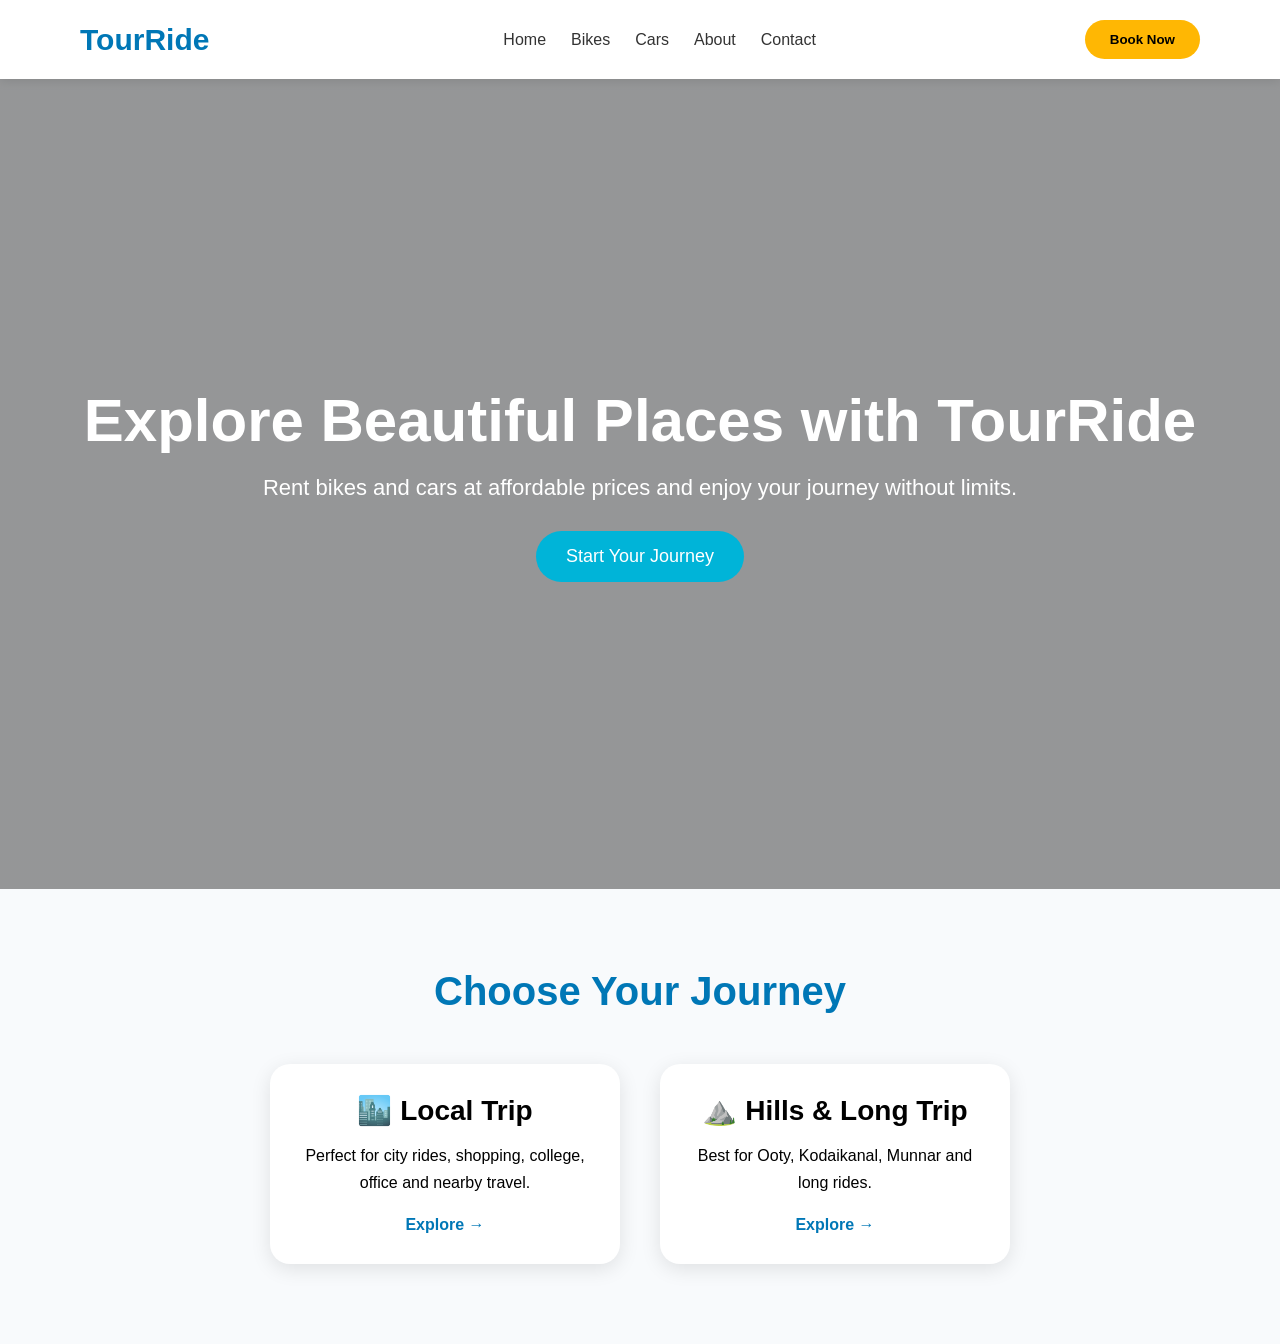
<file: index.html>
<!DOCTYPE html>
<html lang="en">
<head>
    <meta charset="UTF-8">
    <meta name="viewport" content="width=device-width, initial-scale=1.0">
    <title>TourRide - Bike & Car Rentals</title>
    <link rel="stylesheet" href="css/style.css">
</head>
<body>
<nav class="navbar">
    <div class="logo">TourRide</div>

    <ul class="nav-links">
        <li><a href="#">Home</a></li>
        <li><a href="pages/bikes.html">Bikes</a></li>
        <li><a href="pages/cars.html">Cars</a></li>
        <li><a href="#">About</a></li>
        <li><a href="#">Contact</a></li>
    </ul>

    <button class="login-btn">Book Now</button>
</nav>

<section class="hero">
    <div class="hero-content">
        <h1>Explore Beautiful Places with TourRide</h1>

        <p>
            Rent bikes and cars at affordable prices and
            enjoy your journey without limits.
        </p>

        <button class="hero-btn">
            Start Your Journey
        </button>
    </div>
</section>
<section class="journey-section">

    <h2>Choose Your Journey</h2>

    <div class="journey-container">

        <a href="pages/local-trip.html" class="journey-card">

            <h3>🏙️ Local Trip</h3>

            <p>
                Perfect for city rides,
                shopping, college,
                office and nearby travel.
            </p>

            <span>Explore →</span>

        </a>

        <a href="pages/hills-trip.html" class="journey-card">

            <h3>⛰️ Hills & Long Trip</h3>

            <p>
                Best for Ooty,
                Kodaikanal,
                Munnar and long rides.
            </p>

            <span>Explore →</span>

        </a>

    </div>

</section>

</body>
</html>
</file>
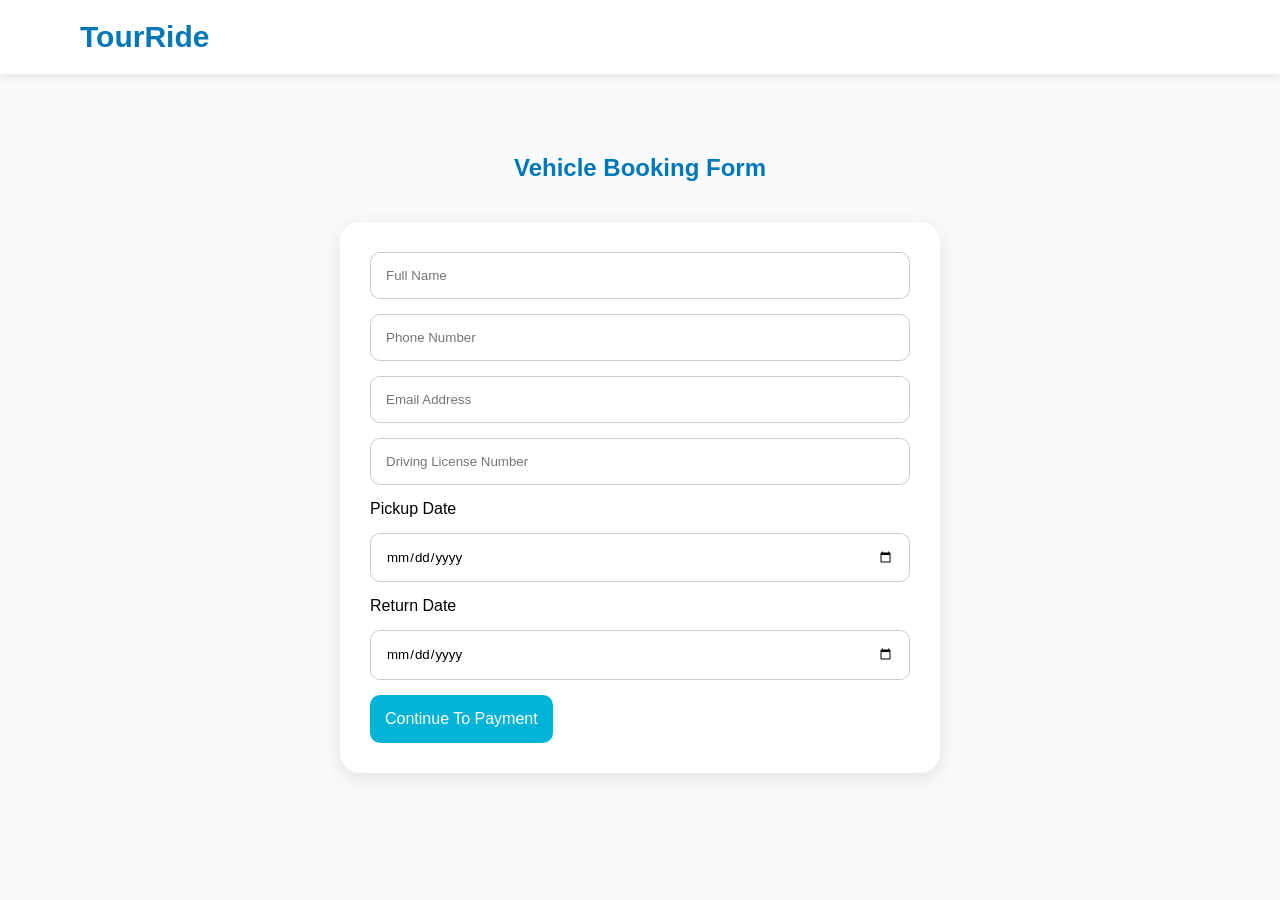
<file: pages/booking.html>
<!DOCTYPE html>
<html lang="en">
<head>
<meta charset="UTF-8">
<meta name="viewport" content="width=device-width, initial-scale=1.0">
<title>Book Vehicle</title>
<link rel="stylesheet" href="../css/style.css">
</head>

<body>

<nav class="navbar">
    <div class="logo">TourRide</div>
</nav>

<section class="booking-section">

    <h2>Vehicle Booking Form</h2>

    <form class="booking-form">

        <input type="text"
        placeholder="Full Name"
        required>

        <input type="tel"
        placeholder="Phone Number"
        required>

        <input type="email"
        placeholder="Email Address"
        required>

        <input type="text"
        placeholder="Driving License Number"
        required>

        <label>Pickup Date</label>
        <input type="date" required>

        <label>Return Date</label>
        <input type="date" required>

       <a href="payment.html">
    <button type="button">
        Continue To Payment
    </button>
</a>
    </form>

</section>

</body>
</html>
</file>
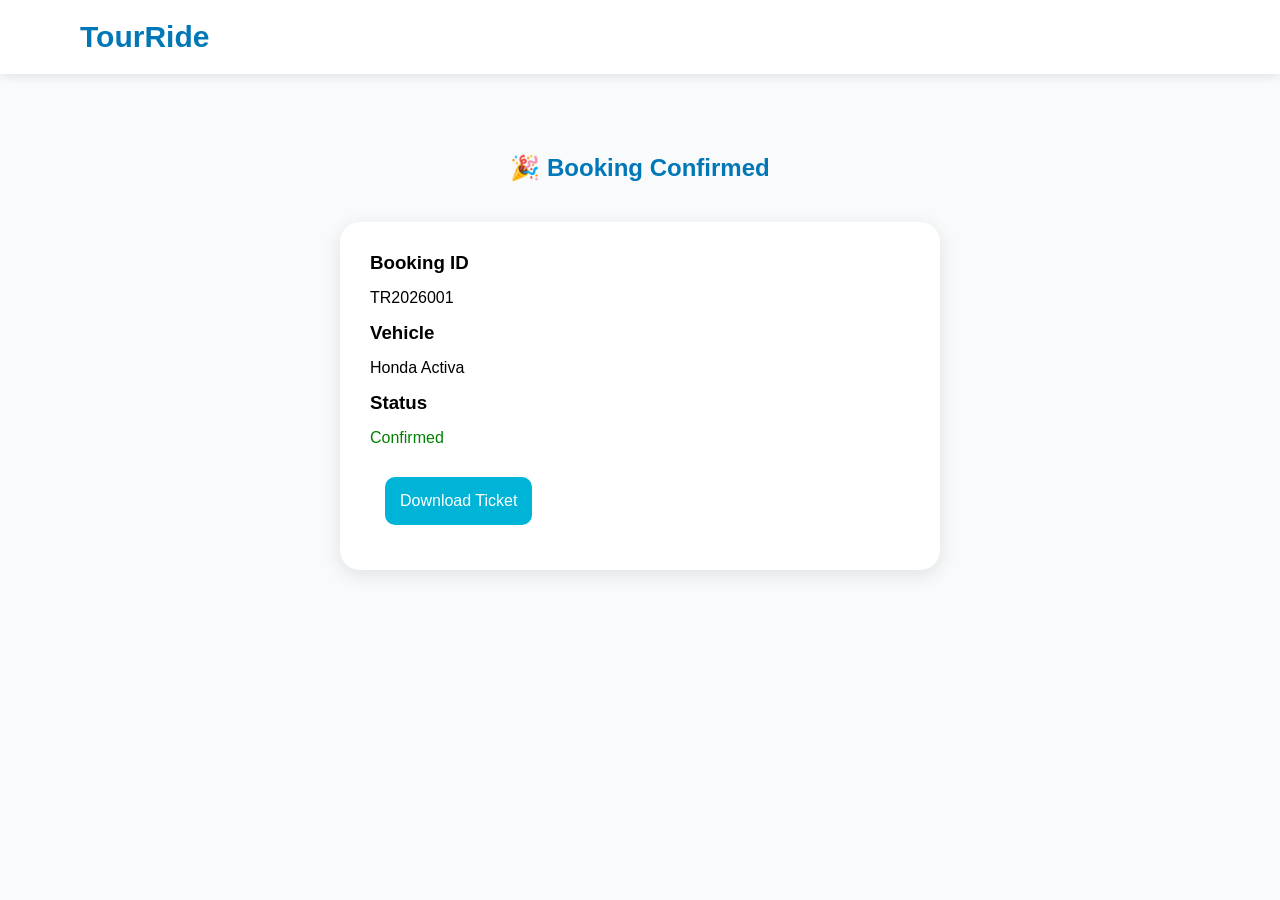
<file: pages/confirmation.html>
<!DOCTYPE html>
<html lang="en">
<head>
<meta charset="UTF-8">
<meta name="viewport" content="width=device-width, initial-scale=1.0">
<title>Booking Confirmed</title>
<link rel="stylesheet" href="../css/style.css">
</head>

<body>

<nav class="navbar">
    <div class="logo">TourRide</div>
</nav>

<section class="booking-section">

    <h2>🎉 Booking Confirmed</h2>

    <div class="booking-form">

        <h3>Booking ID</h3>
        <p>TR2026001</p>

        <h3>Vehicle</h3>
        <p>Honda Activa</p>

        <h3>Status</h3>
        <p style="color:green;">
            Confirmed
        </p>

        <a href="ticket.html">
    <button class="book-btn">
        Download Ticket
    </button>
</a>

    </div>

</section>

</body>
</html>
</file>
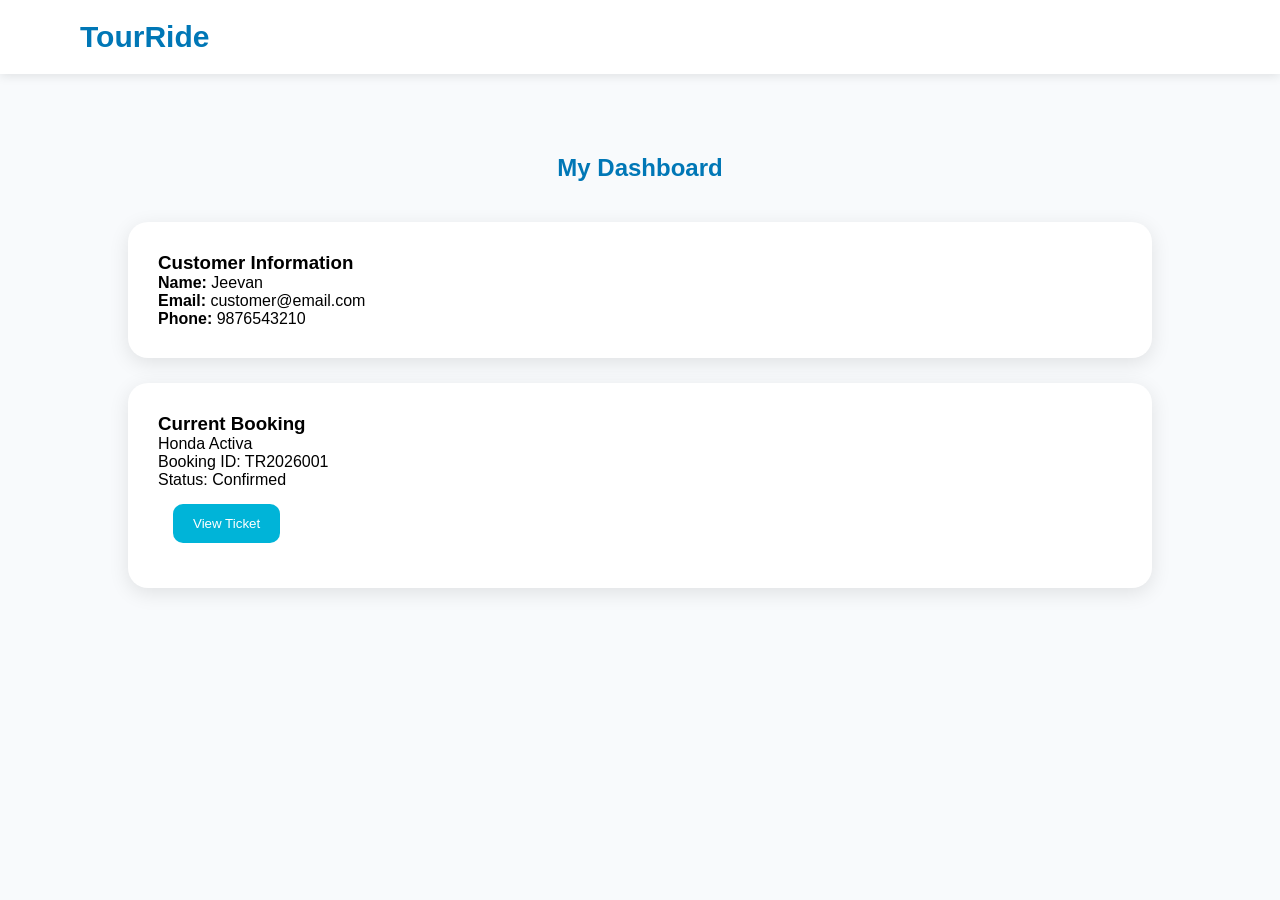
<file: pages/dashboard.html>
<!DOCTYPE html>
<html lang="en">
<head>
<meta charset="UTF-8">
<meta name="viewport" content="width=device-width, initial-scale=1.0">
<title>Customer Dashboard</title>
<link rel="stylesheet" href="../css/style.css">
</head>

<body>

<nav class="navbar">
    <div class="logo">TourRide</div>
</nav>

<section class="dashboard-section">

    <h2>My Dashboard</h2>

    <div class="dashboard-card">

        <h3>Customer Information</h3>

        <p><strong>Name:</strong> Jeevan</p>

        <p><strong>Email:</strong> customer@email.com</p>

        <p><strong>Phone:</strong> 9876543210</p>

    </div>

    <div class="dashboard-card">

        <h3>Current Booking</h3>

        <p>Honda Activa</p>

        <p>Booking ID: TR2026001</p>

        <p>Status: Confirmed</p>

        <a href="ticket.html">
            <button class="book-btn">
                View Ticket
            </button>
        </a>

    </div>

</section>

</body>
</html>
</file>
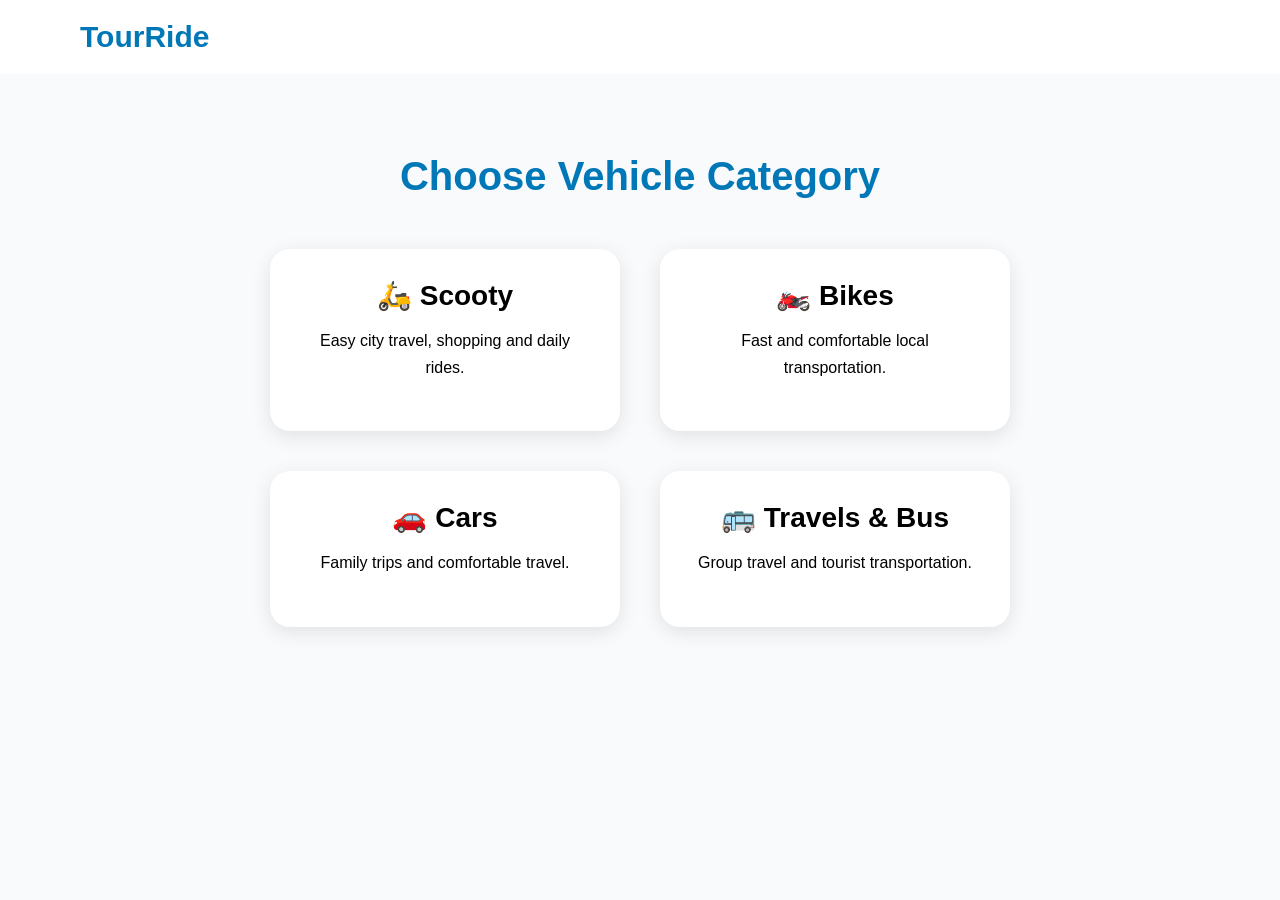
<file: pages/local-trip.html>
<!DOCTYPE html>
<html lang="en">
<head>
    <meta charset="UTF-8">
    <meta name="viewport" content="width=device-width, initial-scale=1.0">
    <title>Local Trip - TourRide</title>
    <link rel="stylesheet" href="../css/style.css">
</head>
<body>

    <nav class="navbar">
        <div class="logo">TourRide</div>
    </nav>

    <section class="journey-section">

        <h2>Choose Vehicle Category</h2>

        <div class="journey-container">

            <a href="scooty.html" class="journey-card">
                <h3>🛵 Scooty</h3>
                <p>
                    Easy city travel,
                    shopping and daily rides.
                </p>
            </a>

            <a href="bikes.html" class="journey-card">
                <h3>🏍️ Bikes</h3>
                <p>
                    Fast and comfortable
                    local transportation.
                </p>
            </a>

            <a href="cars.html" class="journey-card">
                <h3>🚗 Cars</h3>
                <p>
                    Family trips and
                    comfortable travel.
                </p>
            </a>

            <a href="bus.html" class="journey-card">
                <h3>🚌 Travels & Bus</h3>
                <p>
                    Group travel and
                    tourist transportation.
                </p>
            </a>

        </div>

    </section>

</body>
</html>
</file>
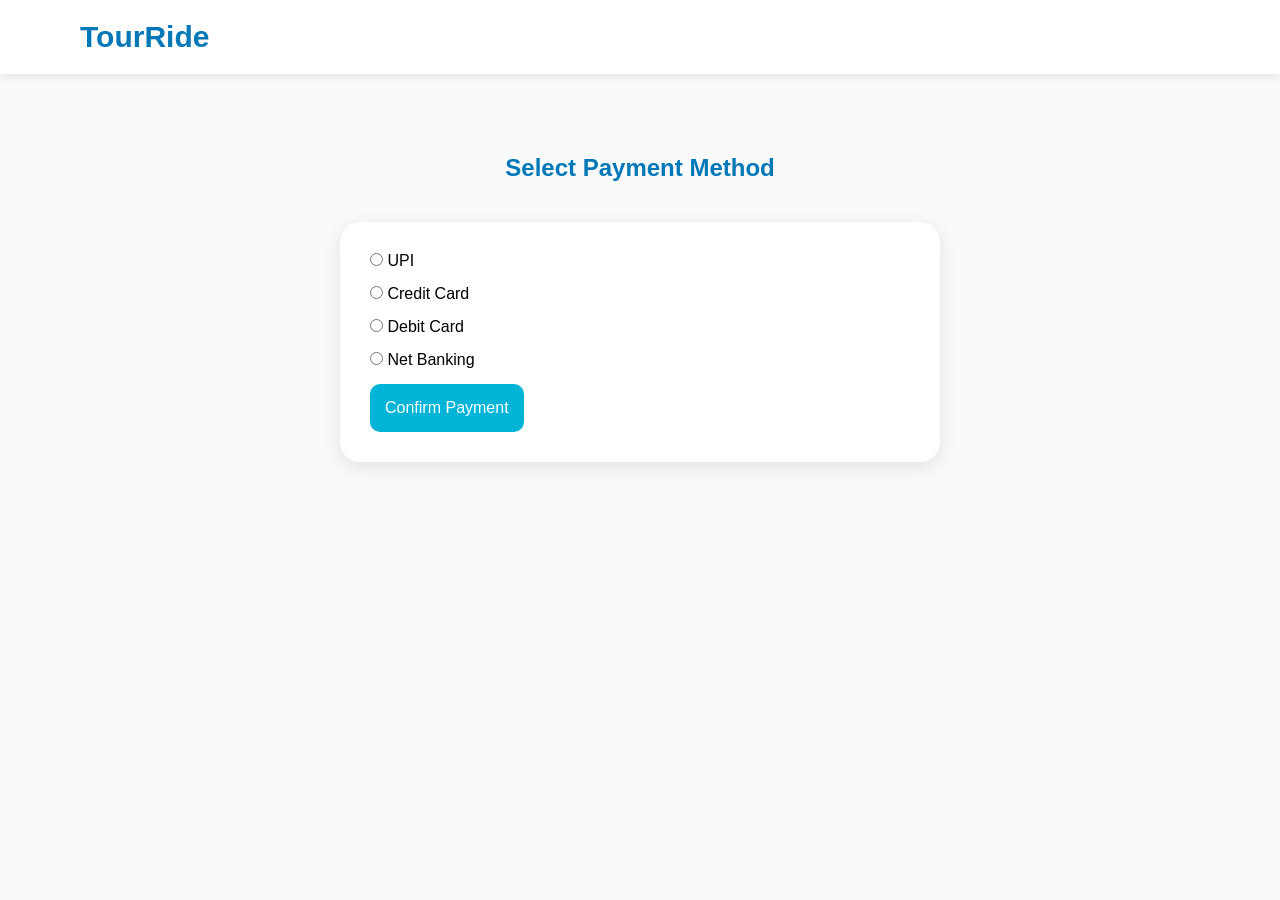
<file: pages/payment.html>
<!DOCTYPE html>
<html lang="en">
<head>
<meta charset="UTF-8">
<meta name="viewport" content="width=device-width, initial-scale=1.0">
<title>Payment</title>
<link rel="stylesheet" href="../css/style.css">
</head>

<body>

<nav class="navbar">
    <div class="logo">TourRide</div>
</nav>

<section class="booking-section">

    <h2>Select Payment Method</h2>

    <form class="booking-form">

        <label>
            <input type="radio" name="payment">
            UPI
        </label>

        <label>
            <input type="radio" name="payment">
            Credit Card
        </label>

        <label>
            <input type="radio" name="payment">
            Debit Card
        </label>

        <label>
            <input type="radio" name="payment">
            Net Banking
        </label>

        <a href="confirmation.html">
            <button type="button">
                Confirm Payment
            </button>
        </a>

    </form>

</section>

</body>
</html>
</file>
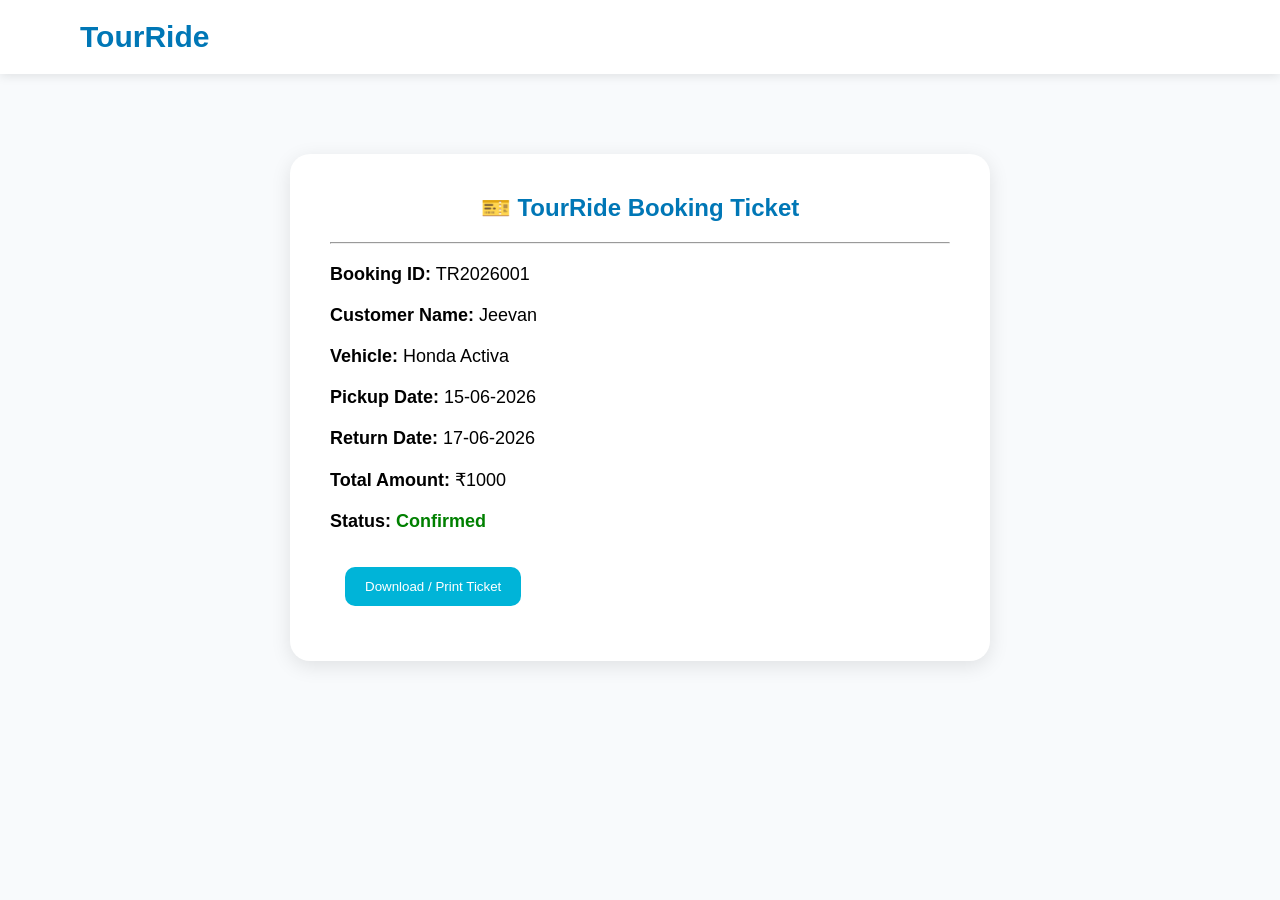
<file: pages/ticket.html>
<!DOCTYPE html>
<html lang="en">
<head>
<meta charset="UTF-8">
<meta name="viewport" content="width=device-width, initial-scale=1.0">
<title>TourRide Ticket</title>
<link rel="stylesheet" href="../css/style.css">
</head>

<body>

<nav class="navbar">
    <div class="logo">TourRide</div>
</nav>

<section class="ticket-section">

    <div class="ticket-card">

        <h1>🎫 TourRide Booking Ticket</h1>

        <hr>

        <p><strong>Booking ID:</strong> TR2026001</p>

        <p><strong>Customer Name:</strong> Jeevan</p>

        <p><strong>Vehicle:</strong> Honda Activa</p>

        <p><strong>Pickup Date:</strong> 15-06-2026</p>

        <p><strong>Return Date:</strong> 17-06-2026</p>

        <p><strong>Total Amount:</strong> ₹1000</p>

        <p><strong>Status:</strong>
        <span class="ticket-status">
            Confirmed
        </span></p>

        <button onclick="window.print()"
        class="book-btn">
            Download / Print Ticket
        </button>

    </div>

</section>

</body>
</html>
</file>
<file: css/style.css>
*{
    margin:0;
    padding:0;
    box-sizing:border-box;
    font-family:Segoe UI,sans-serif;
}

body{
    background:#f8fafc;
}

.navbar{
    display:flex;
    justify-content:space-between;
    align-items:center;
    padding:20px 80px;
    background:white;
    box-shadow:0 2px 10px rgba(0,0,0,.1);
}

.logo{
    font-size:30px;
    font-weight:bold;
    color:#0077b6;
}

.nav-links{
    display:flex;
    list-style:none;
}

.nav-links li{
    margin-left:25px;
}

.nav-links a{
    text-decoration:none;
    color:#333;
    font-weight:500;
}

.login-btn{
    background:#ffb703;
    color:black;
    border:none;
    padding:12px 25px;
    border-radius:30px;
    cursor:pointer;
    font-weight:bold;
}

.hero{
    height:90vh;
    display:flex;
    justify-content:center;
    align-items:center;

    background:
    linear-gradient(rgba(0,0,0,.4),
    rgba(0,0,0,.4)),
    url("https://images.unsplash.com/photo-1500530855697-b586d89ba3ee?w=1600");

    background-size:cover;
    background-position:center;
}

.hero-content{
    text-align:center;
    color:white;
}

.hero-content h1{
    font-size:60px;
    margin-bottom:20px;
}

.hero-content p{
    font-size:22px;
    margin-bottom:30px;
}

.hero-btn{
    background:#00b4d8;
    color:white;
    border:none;
    padding:15px 30px;
    border-radius:30px;
    cursor:pointer;
    font-size:18px;
}
.journey-section{
    padding:80px 10%;
    background:#f8fafc;
    text-align:center;
}

.journey-section h2{
    font-size:40px;
    margin-bottom:50px;
    color:#0077b6;
}

.journey-container{
    display:flex;
    justify-content:center;
    gap:40px;
    flex-wrap:wrap;
}

.journey-card{
    width:350px;
    background:white;
    padding:30px;
    border-radius:20px;
    text-decoration:none;
    color:black;
    box-shadow:0 5px 20px rgba(0,0,0,.1);
    transition:.3s;
}

.journey-card:hover{
    transform:translateY(-10px);
}

.journey-card h3{
    font-size:28px;
    margin-bottom:15px;
}

.journey-card p{
    line-height:1.7;
    margin-bottom:20px;
}

.journey-card span{
    color:#0077b6;
    font-weight:bold;
}
/* Vehicle Cards */




.vehicle-section{
    padding:80px 10%;
    background:#f8fafc;
}

.vehicle-section h2{
    text-align:center;
    color:#0077b6;
    margin-bottom:40px;
}

.vehicle-container{
    display:flex;
    justify-content:center;
    gap:30px;
    flex-wrap:wrap;
}

.vehicle-card{
    width:320px;
    background:white;
    border-radius:20px;
    overflow:hidden;
    box-shadow:0 5px 20px rgba(0,0,0,.1);
    transition:.3s;
}

.vehicle-card:hover{
    transform:translateY(-10px);
}

.vehicle-card img{
    width:100%;
    height:220px;
    object-fit:cover;
}

.vehicle-card h3{
    padding:15px;
}

.price{
    padding:0 15px;
    font-weight:bold;
}

.available{
    color:green;
    padding:10px 15px;
}

.booked{
    color:red;
    padding:10px 15px;
}

.book-btn{
    margin:15px;
    background:#00b4d8;
    color:white;
    border:none;
    padding:12px 20px;
    border-radius:10px;
    cursor:pointer;
}

.disabled-btn{
    margin:15px;
    background:#999;
    color:white;
    border:none;
    padding:12px 20px;
    border-radius:10px;
}



/* Booking Page */

.booking-section{
    padding:80px 10%;
}

.booking-section h2{
    text-align:center;
    color:#0077b6;
    margin-bottom:40px;
}

.booking-form{
    max-width:600px;
    margin:auto;
    background:white;
    padding:30px;
    border-radius:20px;
    box-shadow:0 5px 20px rgba(0,0,0,.1);

    display:flex;
    flex-direction:column;
    gap:15px;
}

.booking-form input{
    padding:15px;
    border:1px solid #ccc;
    border-radius:10px;
}

.booking-form button{
    background:#00b4d8;
    color:white;
    border:none;
    padding:15px;
    border-radius:10px;
    cursor:pointer;
    font-size:16px;
}



/* Ticket Page */

.ticket-section{
    padding:80px 10%;
    display:flex;
    justify-content:center;
}

.ticket-card{
    width:700px;
    background:white;
    padding:40px;
    border-radius:20px;
    box-shadow:0 5px 20px rgba(0,0,0,.1);
}

.ticket-card h1{
    text-align:center;
    color:#0077b6;
    margin-bottom:20px;
}

.ticket-card p{
    margin:20px 0;
    font-size:18px;
}

.ticket-status{
    color:green;
    font-weight:bold;
}

@media print{
    .navbar,
    .book-btn{
        display:none;
    }
}




/* Dashboard */

.dashboard-section{
    padding:80px 10%;
}

.dashboard-section h2{
    text-align:center;
    color:#0077b6;
    margin-bottom:40px;
}

.dashboard-card{
    background:white;
    padding:30px;
    margin-bottom:25px;
    border-radius:20px;
    box-shadow:0 5px 20px rgba(0,0,0,.1);
}
</file>
